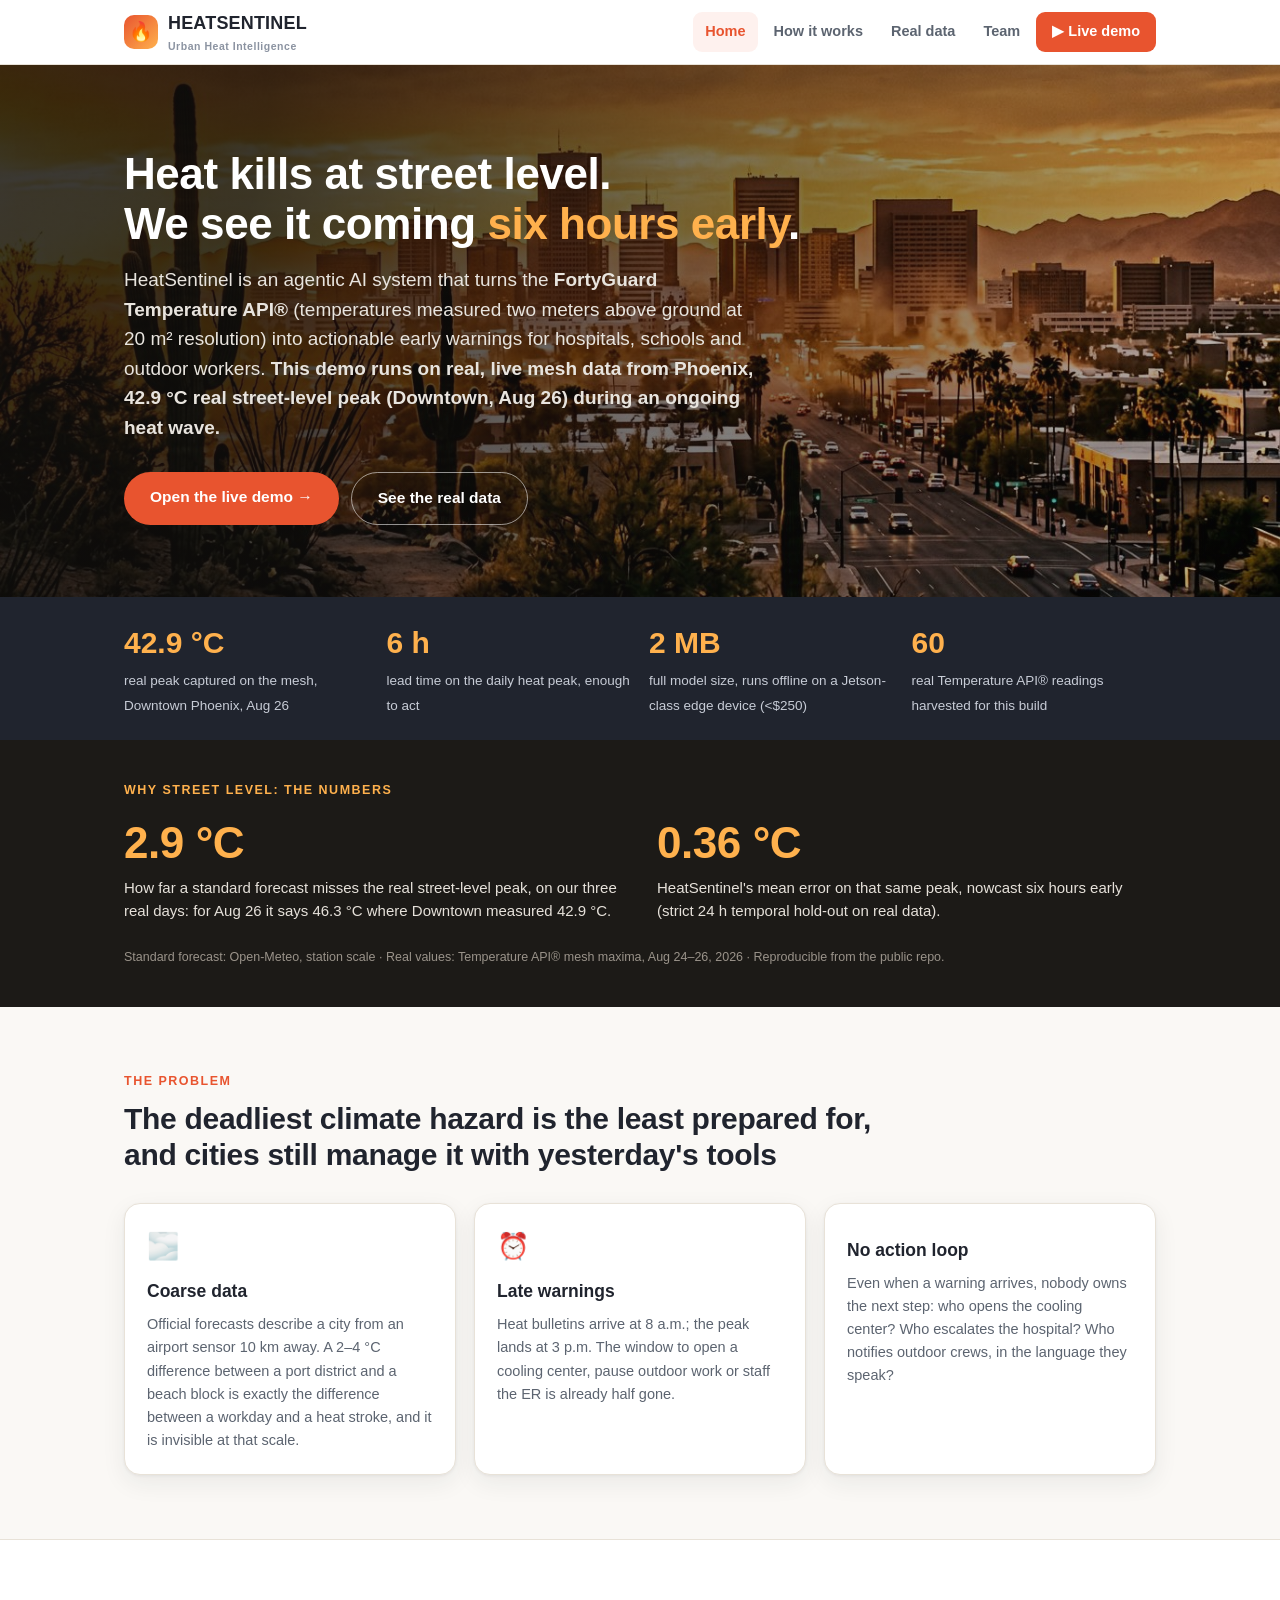
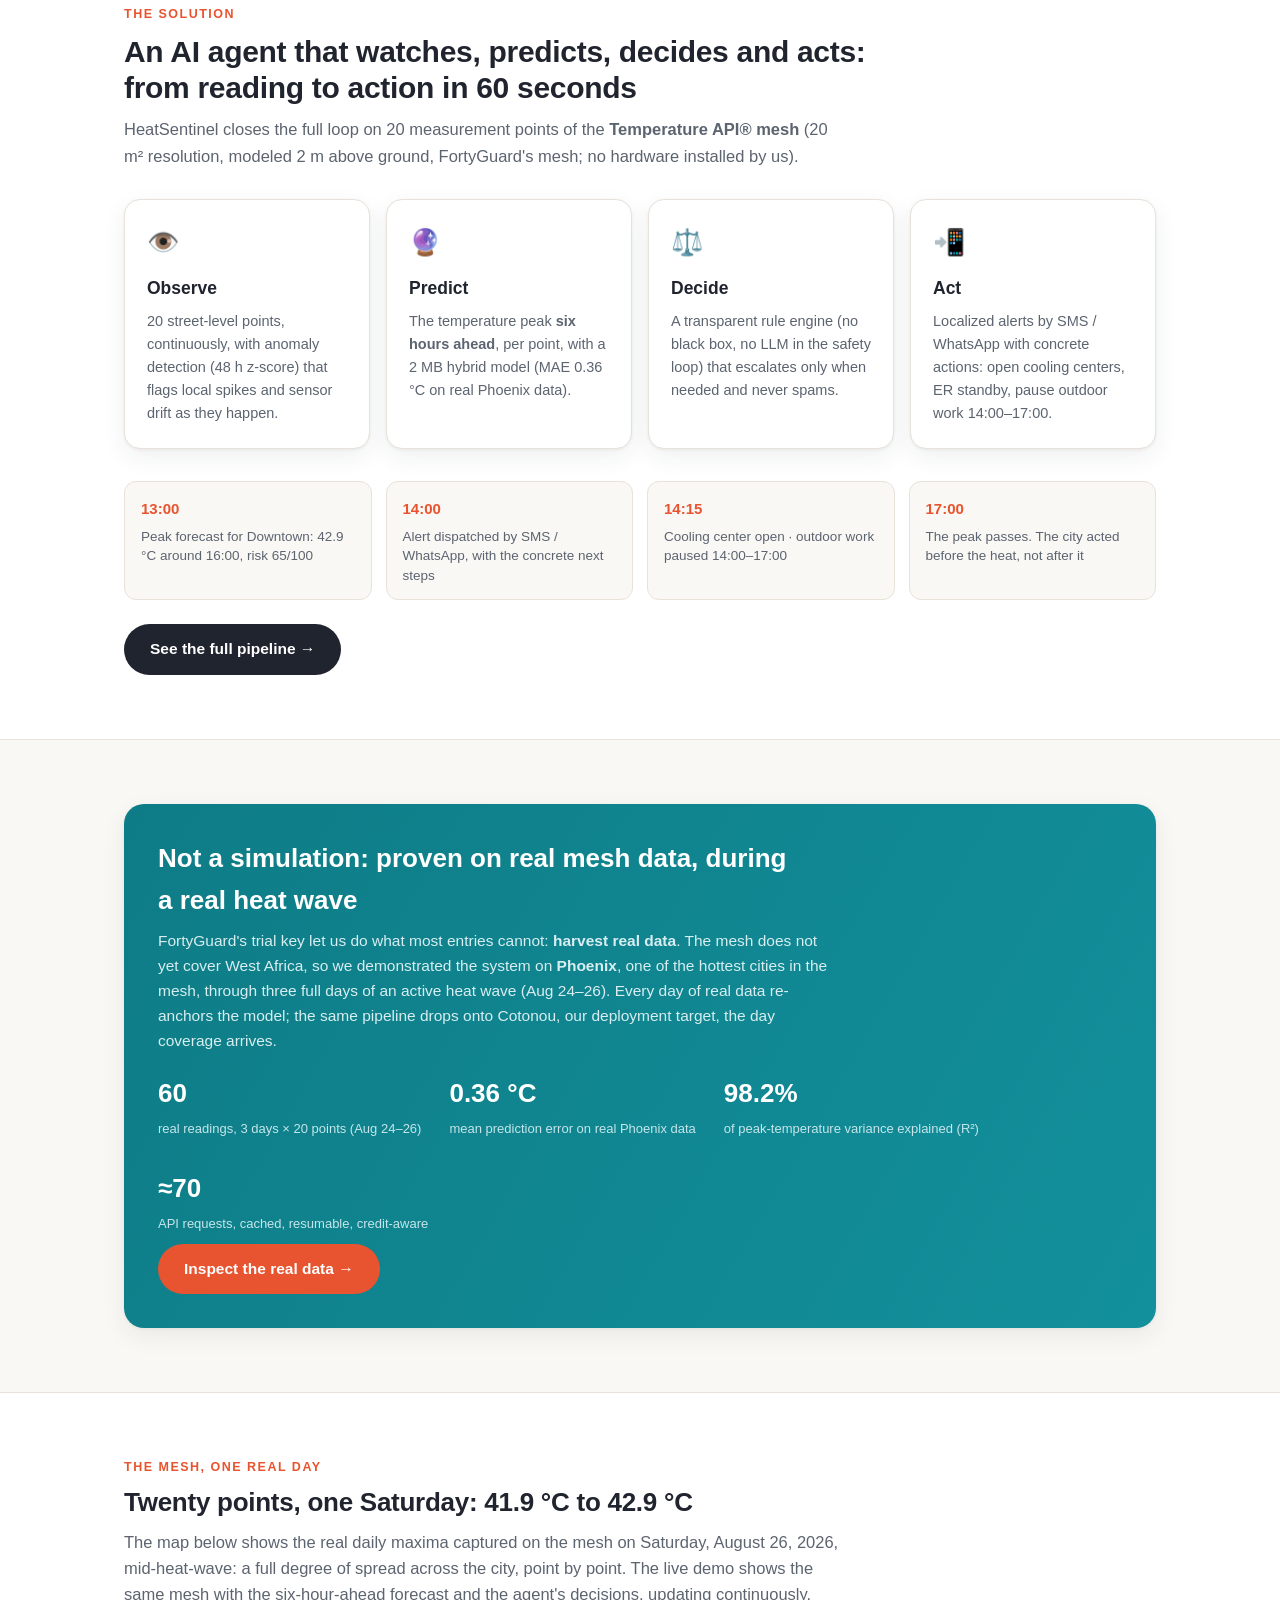
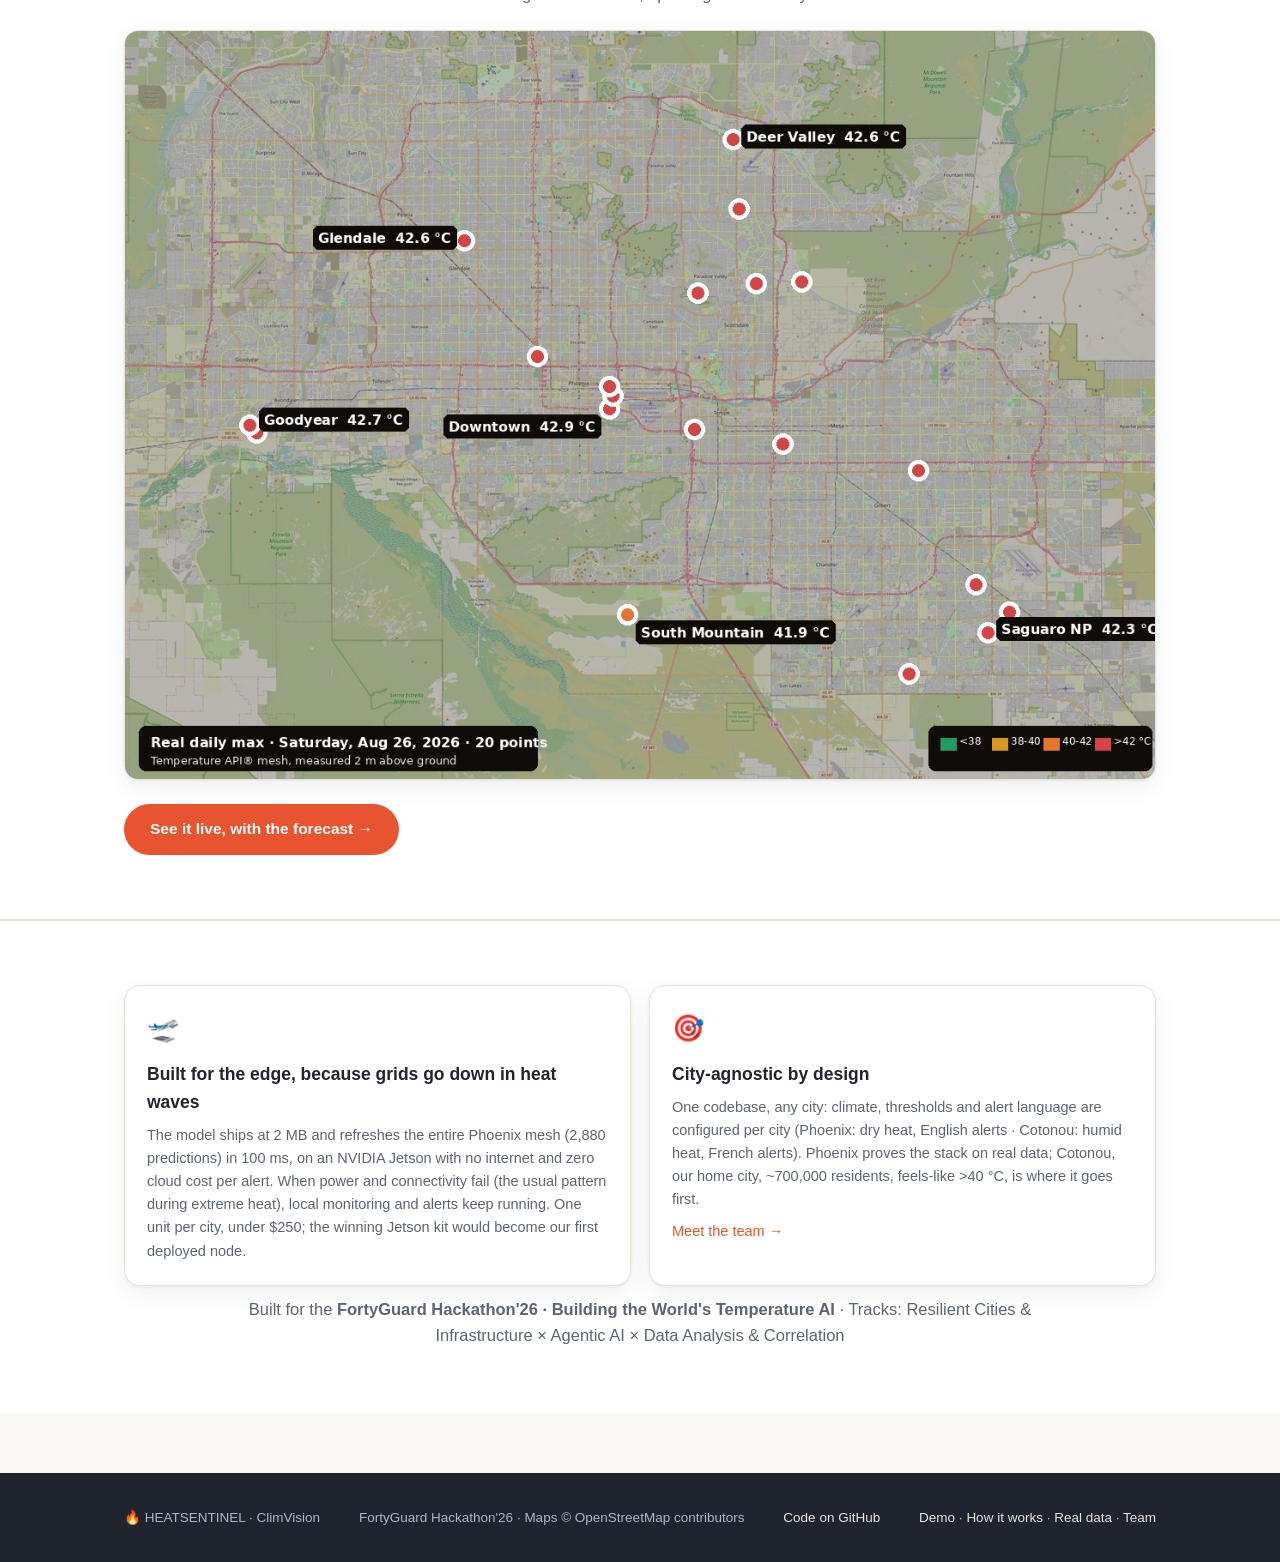
<file: site/index.html>
<!DOCTYPE html>
<html lang="en">
<head>
<meta charset="UTF-8">
<meta name="viewport" content="width=device-width, initial-scale=1.0">
<title>HeatSentinel | Hyperlocal Heat Intelligence · FortyGuard Hackathon'26</title>
<meta name="description" content="HeatSentinel is an agentic AI system that turns the FortyGuard Temperature API into actionable heat early warning, proven live on real Phoenix data, 2 m above ground.">
<link rel="icon" type="image/svg+xml" href="/assets/favicon.svg">
<meta property="og:type" content="website">
<meta property="og:site_name" content="HeatSentinel">
<meta property="og:title" content="HeatSentinel · The city's temperature AI">
<meta property="og:description" content="Street-level heat peaks, predicted six hours early. Proven live on real Phoenix mesh data: 42.9 °C real peak during a heat wave, 0.36 °C mean error.">
<meta property="og:url" content="https://heatsentinel.onrender.com/">
<meta property="og:image" content="https://heatsentinel.onrender.com/assets/og-cover.png">
<meta name="twitter:card" content="summary_large_image">
<link rel="stylesheet" href="assets/style.css">
</head>
<body>

<header class="top">
  <div class="topbar">
    <a class="logo" href="index.html">
      <span class="flame">🔥</span>
      <span>HEATSENTINEL<small>Urban Heat Intelligence</small></span>
    </a>
    <nav class="main">
      <a class="on" href="index.html">Home</a>
      <a href="how-it-works.html">How it works</a>
      <a href="real-data.html">Real data</a>
      <a href="team.html">Team</a>
      <a class="nav-cta" href="demo.html">▶ Live demo</a>
    </nav>
  </div>
</header>

<div class="hero">
  <img class="bg" src="assets/hero_phoenix.jpg" alt="Phoenix during a heat wave">
  <div class="veil"></div>
  <div class="inner">
    <h1>Heat kills at street level.<br>We see it coming <em>six hours early</em>.</h1>
    <p class="lead">HeatSentinel is an agentic AI system that turns the <b>FortyGuard Temperature API®</b> (temperatures measured two meters above ground at 20&nbsp;m² resolution) into actionable early warnings for hospitals, schools and outdoor workers. <b>This demo runs on real, live mesh data from Phoenix, 42.9&nbsp;°C real street-level peak (Downtown, Aug 26) during an ongoing heat wave.</b></p>
    <div class="ctas">
      <a class="btn primary" href="demo.html">Open the live demo →</a>
      <a class="btn ghost" href="real-data.html">See the real data</a>
    </div>
  </div>
</div>

<div class="stats">
  <div class="row">
    <div class="stat"><b>42.9 °C</b><span>real peak captured on the mesh, Downtown Phoenix, Aug 26</span></div>
    <div class="stat"><b>6 h</b><span>lead time on the daily heat peak, enough to act</span></div>
    <div class="stat"><b>2 MB</b><span>full model size, runs offline on a Jetson-class edge device (&lt;$250)</span></div>
    <div class="stat"><b>60</b><span>real Temperature API® readings harvested for this build</span></div>
  </div>
</div>

<section class="band-compare">
  <div class="wrap">
    <div class="kicker">Why street level: the numbers</div>
    <div class="row2">
      <div><b>2.9 °C</b><span>How far a standard forecast misses the real street-level peak, on our three real days: for Aug 26 it says 46.3 °C where Downtown measured 42.9 °C.</span></div>
      <div><b>0.36 °C</b><span>HeatSentinel's mean error on that same peak, nowcast six hours early (strict 24 h temporal hold-out on real data).</span></div>
    </div>
    <p class="foot">Standard forecast: Open-Meteo, station scale · Real values: Temperature API® mesh maxima, Aug 24–26, 2026 · Reproducible from the public repo.</p>
  </div>
</section>

<section class="block">
  <div class="wrap">
    <div class="kicker">The problem</div>
    <h2 class="title">The deadliest climate hazard is the least prepared for, and cities still manage it with yesterday's tools</h2>
    <div class="grid3">
      <div class="card">
        <span class="ico">🌫️</span>
        <h3>Coarse data</h3>
        <p>Official forecasts describe a city from an airport sensor 10 km away. A 2–4 °C difference between a port district and a beach block is exactly the difference between a workday and a heat stroke, and it is invisible at that scale.</p>
      </div>
      <div class="card">
        <span class="ico">⏰</span>
        <h3>Late warnings</h3>
        <p>Heat bulletins arrive at 8 a.m.; the peak lands at 3 p.m. The window to open a cooling center, pause outdoor work or staff the ER is already half gone.</p>
      </div>
      <div class="card">
        <span class="ico"></span>
        <h3>No action loop</h3>
        <p>Even when a warning arrives, nobody owns the next step: who opens the cooling center? Who escalates the hospital? Who notifies outdoor crews, in the language they speak?</p>
      </div>
    </div>
  </div>
</section>

<section class="block" style="background:var(--surface);border-top:1px solid var(--line);border-bottom:1px solid var(--line)">
  <div class="wrap">
    <div class="kicker">The solution</div>
    <h2 class="title">An AI agent that watches, predicts, decides and acts: from reading to action in 60 seconds</h2>
    <p class="sub">HeatSentinel closes the full loop on 20 measurement points of the <b>Temperature API® mesh</b> (20 m² resolution, modeled 2 m above ground, FortyGuard's mesh; no hardware installed by us).</p>
    <div class="grid4">
      <div class="card"><span class="ico">👁️</span><h3>Observe</h3><p>20 street-level points, continuously, with anomaly detection (48 h z-score) that flags local spikes and sensor drift as they happen.</p></div>
      <div class="card"><span class="ico">🔮</span><h3>Predict</h3><p>The temperature peak <b>six hours ahead</b>, per point, with a 2 MB hybrid model (MAE 0.36 °C on real Phoenix data).</p></div>
      <div class="card"><span class="ico">⚖️</span><h3>Decide</h3><p>A transparent rule engine (no black box, no LLM in the safety loop) that escalates only when needed and never spams.</p></div>
      <div class="card"><span class="ico">📲</span><h3>Act</h3><p>Localized alerts by SMS / WhatsApp with concrete actions: open cooling centers, ER standby, pause outdoor work 14:00–17:00.</p></div>
    </div>
    <div class="timeline mt32">
      <div class="tl"><span class="t">13:00</span><p>Peak forecast for Downtown: 42.9 °C around 16:00, risk 65/100</p></div>
      <div class="tl"><span class="t">14:00</span><p>Alert dispatched by SMS / WhatsApp, with the concrete next steps</p></div>
      <div class="tl"><span class="t">14:15</span><p>Cooling center open · outdoor work paused 14:00–17:00</p></div>
      <div class="tl"><span class="t">17:00</span><p>The peak passes. The city acted before the heat, not after it</p></div>
    </div>
    <p class="mt24"><a class="btn dark" href="how-it-works.html">See the full pipeline →</a></p>
  </div>
</section>

<section class="block">
  <div class="wrap">
    <div class="bandeau">
      <h2>Not a simulation: proven on real mesh data, during a real heat wave</h2>
      <p>FortyGuard's trial key let us do what most entries cannot: <b>harvest real data</b>. The mesh does not yet cover West Africa, so we demonstrated the system on <b>Phoenix</b>, one of the hottest cities in the mesh, through three full days of an active heat wave (Aug 24–26). Every day of real data re-anchors the model; the same pipeline drops onto Cotonou, our deployment target, the day coverage arrives.</p>
      <div class="nums">
        <div><b>60</b><span>real readings, 3 days × 20 points (Aug 24–26)</span></div>
        <div><b>0.36 °C</b><span>mean prediction error on real Phoenix data</span></div>
        <div><b>98.2%</b><span>of peak-temperature variance explained (R²)</span></div>
        <div><b>≈70</b><span>API requests, cached, resumable, credit-aware</span></div>
      </div>
      <p class="mt24"><a class="btn primary" href="real-data.html">Inspect the real data →</a></p>
    </div>
  </div>
</section>

<section class="block" style="background:var(--surface);border-top:1px solid var(--line);border-bottom:1px solid var(--line)">
  <div class="wrap">
    <div class="kicker">The mesh, one real day</div>
    <h2 class="title" style="font-size:26px">Twenty points, one Saturday: 41.9 °C to 42.9 °C</h2>
    <p class="sub">The map below shows the real daily maxima captured on the mesh on Saturday, August 26, 2026, mid-heat-wave: a full degree of spread across the city, point by point. The live demo shows the same mesh with the six-hour-ahead forecast and the agent's decisions, updating continuously.</p>
    <img class="meshimg" src="assets/mesh_phoenix.jpg" alt="Real daily maxima across 20 Phoenix mesh points, Saturday Aug 26 2026" loading="lazy">
    <p class="mt24"><a class="btn primary" href="demo.html">See it live, with the forecast →</a></p>
  </div>
</section>

<section class="block" style="background:var(--surface);border-top:1px solid var(--line)">
  <div class="wrap">
    <div class="grid2" style="margin-top:0">
      <div class="card">
        <span class="ico">🛫</span>
        <h3>Built for the edge, because grids go down in heat waves</h3>
        <p>The model ships at 2 MB and refreshes the entire Phoenix mesh (2,880 predictions) in 100 ms, on an NVIDIA Jetson with no internet and zero cloud cost per alert. When power and connectivity fail (the usual pattern during extreme heat), local monitoring and alerts keep running. One unit per city, under $250; the winning Jetson kit would become our first deployed node.</p>
      </div>
      <div class="card">
        <span class="ico">🎯</span>
        <h3>City-agnostic by design</h3>
        <p>One codebase, any city: climate, thresholds and alert language are configured per city (Phoenix: dry heat, English alerts · Cotonou: humid heat, French alerts). Phoenix proves the stack on real data; Cotonou, our home city, ~700,000 residents, feels-like &gt;40 °C, is where it goes first.</p>
        <p class="mt8"><a href="team.html">Meet the team →</a></p>
      </div>
    </div>
    <p class="sub center mt32" style="max-width:840px;margin-left:auto;margin-right:auto">Built for the <b>FortyGuard Hackathon'26 · Building the World's Temperature AI</b> · Tracks: Resilient Cities &amp; Infrastructure × Agentic AI × Data Analysis &amp; Correlation</p>
  </div>
</section>

<footer>
  <div class="row">
    <span><span class="flame">🔥</span> HEATSENTINEL · ClimVision</span>
    <span>FortyGuard Hackathon'26 · Maps © OpenStreetMap contributors</span>
    <span><a href="https://github.com/sosak98/heat-sentinel" target="_blank">Code on GitHub</a></span>
    <span><a href="demo.html">Demo</a> · <a href="how-it-works.html">How it works</a> · <a href="real-data.html">Real data</a> · <a href="team.html">Team</a></span>
  </div>
</footer>

</body>
</html>
</file>
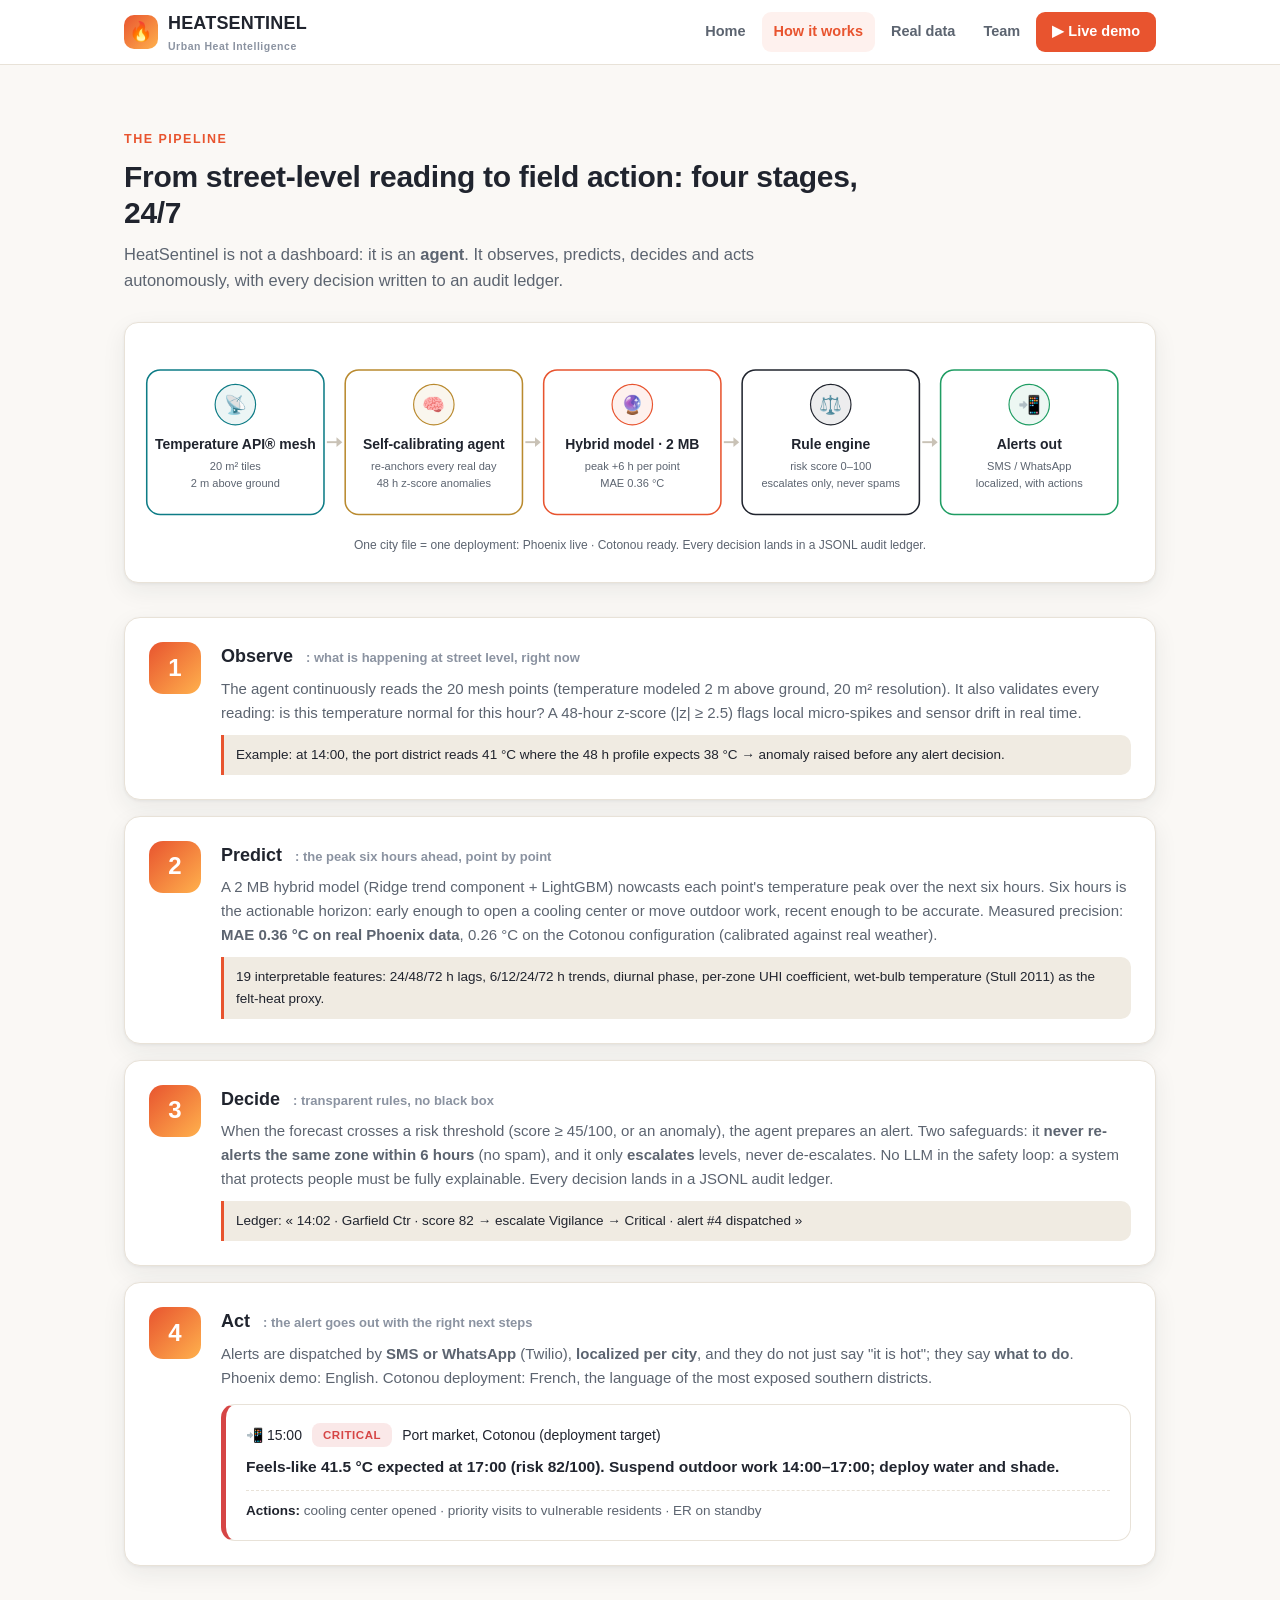
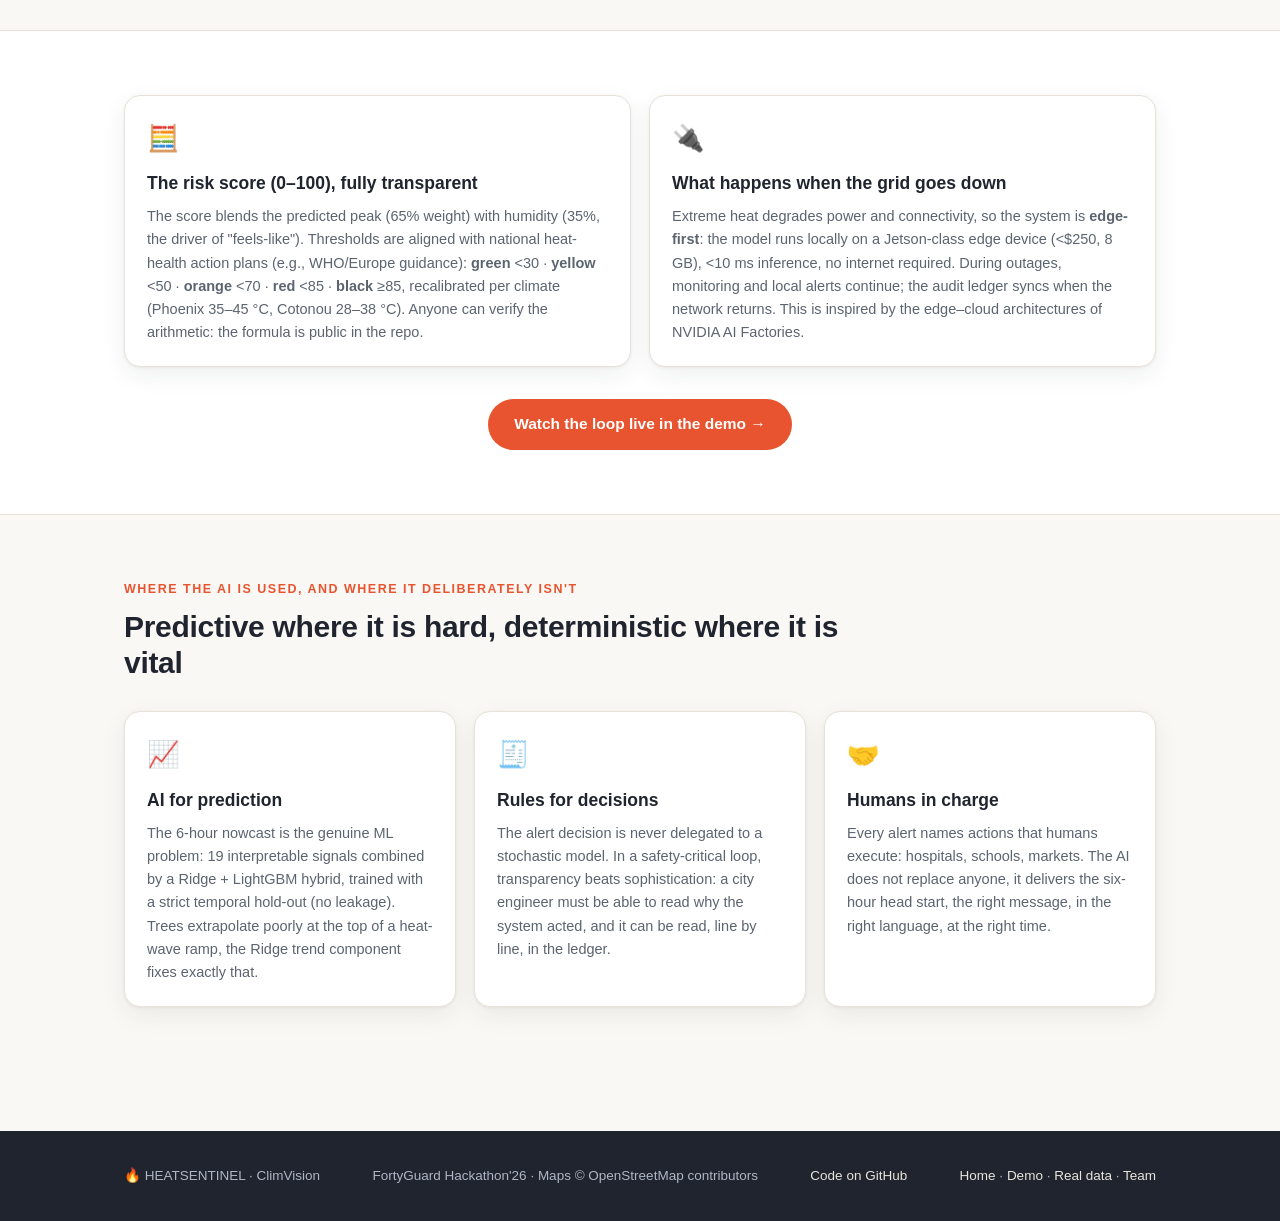
<file: site/how-it-works.html>
<!DOCTYPE html>
<html lang="en">
<head>
<meta charset="UTF-8">
<meta name="viewport" content="width=device-width, initial-scale=1.0">
<title>How it works | HeatSentinel</title>
<link rel="icon" type="image/svg+xml" href="/assets/favicon.svg">
<meta property="og:type" content="website">
<meta property="og:site_name" content="HeatSentinel">
<meta property="og:title" content="How it works · HeatSentinel">
<meta property="og:description" content="From street-level reading to field action: observe, predict, decide, act. A 2 MB hybrid model, transparent rules, and a full audit ledger.">
<meta property="og:url" content="https://heatsentinel.onrender.com/how-it-works.html">
<meta property="og:image" content="https://heatsentinel.onrender.com/assets/og-cover.png">
<meta name="twitter:card" content="summary_large_image">
<link rel="stylesheet" href="assets/style.css">
</head>
<body>

<header class="top">
  <div class="topbar">
    <a class="logo" href="index.html">
      <span class="flame">🔥</span>
      <span>HEATSENTINEL<small>Urban Heat Intelligence</small></span>
    </a>
    <nav class="main">
      <a href="index.html">Home</a>
      <a class="on" href="how-it-works.html">How it works</a>
      <a href="real-data.html">Real data</a>
      <a href="team.html">Team</a>
      <a class="nav-cta" href="demo.html">▶ Live demo</a>
    </nav>
  </div>
</header>

<section class="block">
  <div class="wrap">
    <div class="kicker">The pipeline</div>
    <h2 class="title">From street-level reading to field action: four stages, 24/7</h2>
    <p class="sub">HeatSentinel is not a dashboard: it is an <b>agent</b>. It observes, predicts, decides and acts autonomously, with every decision written to an audit ledger.</p>

<div class="arch">
<svg viewBox="0 0 1040 232" xmlns="http://www.w3.org/2000/svg" role="img" aria-label="HeatSentinel pipeline: mesh to agent, model, rules, alerts">
<rect x="8" y="30" width="184" height="150" rx="14" fill="#fff" stroke="#0e7c86" stroke-width="1.6"/>
<circle cx="100" cy="66" r="21" fill="#0e7c8614" stroke="#0e7c86" stroke-width="1.2"/>
<text x="100" y="73" text-anchor="middle" font-size="19">📡</text>
<text x="100" y="112" text-anchor="middle" font-size="14.5" font-weight="700" fill="#20242e">Temperature API® mesh</text>
<text x="100" y="134" text-anchor="middle" font-size="11.5" fill="#5c6470">20 m² tiles</text>
<text x="100" y="152" text-anchor="middle" font-size="11.5" fill="#5c6470">2 m above ground</text>
<line x1="195" y1="105" x2="206" y2="105" stroke="#c9c2b6" stroke-width="2"/>
<polygon points="205,100 211,105 205,110" fill="#c9c2b6"/>
<rect x="214" y="30" width="184" height="150" rx="14" fill="#fff" stroke="#b98a2f" stroke-width="1.6"/>
<circle cx="306" cy="66" r="21" fill="#b98a2f14" stroke="#b98a2f" stroke-width="1.2"/>
<text x="306" y="73" text-anchor="middle" font-size="19">🧠</text>
<text x="306" y="112" text-anchor="middle" font-size="14.5" font-weight="700" fill="#20242e">Self-calibrating agent</text>
<text x="306" y="134" text-anchor="middle" font-size="11.5" fill="#5c6470">re-anchors every real day</text>
<text x="306" y="152" text-anchor="middle" font-size="11.5" fill="#5c6470">48 h z-score anomalies</text>
<line x1="401" y1="105" x2="412" y2="105" stroke="#c9c2b6" stroke-width="2"/>
<polygon points="411,100 417,105 411,110" fill="#c9c2b6"/>
<rect x="420" y="30" width="184" height="150" rx="14" fill="#fff" stroke="#e8542f" stroke-width="1.6"/>
<circle cx="512" cy="66" r="21" fill="#e8542f14" stroke="#e8542f" stroke-width="1.2"/>
<text x="512" y="73" text-anchor="middle" font-size="19">🔮</text>
<text x="512" y="112" text-anchor="middle" font-size="14.5" font-weight="700" fill="#20242e">Hybrid model · 2 MB</text>
<text x="512" y="134" text-anchor="middle" font-size="11.5" fill="#5c6470">peak +6 h per point</text>
<text x="512" y="152" text-anchor="middle" font-size="11.5" fill="#5c6470">MAE 0.36 °C</text>
<line x1="607" y1="105" x2="618" y2="105" stroke="#c9c2b6" stroke-width="2"/>
<polygon points="617,100 623,105 617,110" fill="#c9c2b6"/>
<rect x="626" y="30" width="184" height="150" rx="14" fill="#fff" stroke="#20242e" stroke-width="1.6"/>
<circle cx="718" cy="66" r="21" fill="#20242e14" stroke="#20242e" stroke-width="1.2"/>
<text x="718" y="73" text-anchor="middle" font-size="19">⚖️</text>
<text x="718" y="112" text-anchor="middle" font-size="14.5" font-weight="700" fill="#20242e">Rule engine</text>
<text x="718" y="134" text-anchor="middle" font-size="11.5" fill="#5c6470">risk score 0–100</text>
<text x="718" y="152" text-anchor="middle" font-size="11.5" fill="#5c6470">escalates only, never spams</text>
<line x1="813" y1="105" x2="824" y2="105" stroke="#c9c2b6" stroke-width="2"/>
<polygon points="823,100 829,105 823,110" fill="#c9c2b6"/>
<rect x="832" y="30" width="184" height="150" rx="14" fill="#fff" stroke="#1f9d63" stroke-width="1.6"/>
<circle cx="924" cy="66" r="21" fill="#1f9d6314" stroke="#1f9d63" stroke-width="1.2"/>
<text x="924" y="73" text-anchor="middle" font-size="19">📲</text>
<text x="924" y="112" text-anchor="middle" font-size="14.5" font-weight="700" fill="#20242e">Alerts out</text>
<text x="924" y="134" text-anchor="middle" font-size="11.5" fill="#5c6470">SMS / WhatsApp</text>
<text x="924" y="152" text-anchor="middle" font-size="11.5" fill="#5c6470">localized, with actions</text>
<text x="520" y="216" text-anchor="middle" font-size="12.5" fill="#5c6470">One city file = one deployment: Phoenix live · Cotonou ready. Every decision lands in a JSONL audit ledger.</text>
</svg></div>

    <div class="steps">
      <div class="step">
        <div class="num">1</div>
        <div>
          <h3>Observe <small>: what is happening at street level, right now</small></h3>
          <p>The agent continuously reads the 20 mesh points (temperature modeled 2 m above ground, 20 m² resolution). It also validates every reading: is this temperature normal for this hour? A 48-hour z-score (|z| ≥ 2.5) flags local micro-spikes and sensor drift in real time.</p>
          <div class="eg">Example: at 14:00, the port district reads 41 °C where the 48 h profile expects 38 °C → anomaly raised before any alert decision.</div>
        </div>
      </div>
      <div class="step">
        <div class="num">2</div>
        <div>
          <h3>Predict <small>: the peak six hours ahead, point by point</small></h3>
          <p>A 2 MB hybrid model (Ridge trend component + LightGBM) nowcasts each point's temperature peak over the next six hours. Six hours is the actionable horizon: early enough to open a cooling center or move outdoor work, recent enough to be accurate. Measured precision: <b>MAE 0.36 °C on real Phoenix data</b>, 0.26 °C on the Cotonou configuration (calibrated against real weather).</p>
          <div class="eg">19 interpretable features: 24/48/72 h lags, 6/12/24/72 h trends, diurnal phase, per-zone UHI coefficient, wet-bulb temperature (Stull 2011) as the felt-heat proxy.</div>
        </div>
      </div>
      <div class="step">
        <div class="num">3</div>
        <div>
          <h3>Decide <small>: transparent rules, no black box</small></h3>
          <p>When the forecast crosses a risk threshold (score ≥ 45/100, or an anomaly), the agent prepares an alert. Two safeguards: it <b>never re-alerts the same zone within 6 hours</b> (no spam), and it only <b>escalates</b> levels, never de-escalates. No LLM in the safety loop: a system that protects people must be fully explainable. Every decision lands in a JSONL audit ledger.</p>
          <div class="eg">Ledger: « 14:02 · Garfield Ctr · score 82 → escalate Vigilance → Critical · alert #4 dispatched »</div>
        </div>
      </div>
      <div class="step">
        <div class="num">4</div>
        <div>
          <h3>Act <small>: the alert goes out with the right next steps</small></h3>
          <p>Alerts are dispatched by <b>SMS or WhatsApp</b> (Twilio), <b>localized per city</b>, and they do not just say "it is hot"; they say <b>what to do</b>. Phoenix demo: English. Cotonou deployment: French, the language of the most exposed southern districts.</p>
          <div class="alerte" style="margin-top:14px;box-shadow:none">
            <div class="head"><span>📲 15:00</span><span class="lvl">CRITICAL</span><span>Port market, Cotonou (deployment target)</span></div>
            <div class="fr">Feels-like 41.5 °C expected at 17:00 (risk 82/100). Suspend outdoor work 14:00–17:00; deploy water and shade.</div>
            <div class="acts"><b>Actions:</b> cooling center opened · priority visits to vulnerable residents · ER on standby</div>
          </div>
        </div>
      </div>
    </div>
  </div>
</section>

<section class="block" style="background:var(--surface);border-top:1px solid var(--line);border-bottom:1px solid var(--line)">
  <div class="wrap">
    <div class="grid2" style="margin-top:0">
      <div class="card">
        <span class="ico">🧮</span>
        <h3>The risk score (0–100), fully transparent</h3>
        <p>The score blends the predicted peak (65% weight) with humidity (35%, the driver of "feels-like"). Thresholds are aligned with national heat-health action plans (e.g., WHO/Europe guidance): <b>green</b> &lt;30 · <b>yellow</b> &lt;50 · <b>orange</b> &lt;70 · <b>red</b> &lt;85 · <b>black</b> ≥85, recalibrated per climate (Phoenix 35–45 °C, Cotonou 28–38 °C). Anyone can verify the arithmetic: the formula is public in the repo.</p>
      </div>
      <div class="card">
        <span class="ico">🔌</span>
        <h3>What happens when the grid goes down</h3>
        <p>Extreme heat degrades power and connectivity, so the system is <b>edge-first</b>: the model runs locally on a Jetson-class edge device (&lt;$250, 8 GB), &lt;10 ms inference, no internet required. During outages, monitoring and local alerts continue; the audit ledger syncs when the network returns. This is inspired by the edge–cloud architectures of NVIDIA AI Factories.</p>
      </div>
    </div>
    <p class="center mt32"><a class="btn primary" href="demo.html">Watch the loop live in the demo →</a></p>
  </div>
</section>

<section class="block">
  <div class="wrap">
    <div class="kicker">Where the AI is used, and where it deliberately isn't</div>
    <h2 class="title">Predictive where it is hard, deterministic where it is vital</h2>
    <div class="grid3">
      <div class="card"><span class="ico">📈</span><h3>AI for prediction</h3><p>The 6-hour nowcast is the genuine ML problem: 19 interpretable signals combined by a Ridge + LightGBM hybrid, trained with a strict temporal hold-out (no leakage). Trees extrapolate poorly at the top of a heat-wave ramp, the Ridge trend component fixes exactly that.</p></div>
      <div class="card"><span class="ico">🧾</span><h3>Rules for decisions</h3><p>The alert decision is never delegated to a stochastic model. In a safety-critical loop, transparency beats sophistication: a city engineer must be able to read why the system acted, and it can be read, line by line, in the ledger.</p></div>
      <div class="card"><span class="ico">🤝</span><h3>Humans in charge</h3><p>Every alert names actions that humans execute: hospitals, schools, markets. The AI does not replace anyone, it delivers the six-hour head start, the right message, in the right language, at the right time.</p></div>
    </div>
  </div>
</section>

<footer>
  <div class="row">
    <span><span class="flame">🔥</span> HEATSENTINEL · ClimVision</span>
    <span>FortyGuard Hackathon'26 · Maps © OpenStreetMap contributors</span>
    <span><a href="https://github.com/sosak98/heat-sentinel" target="_blank">Code on GitHub</a></span>
    <span><a href="index.html">Home</a> · <a href="demo.html">Demo</a> · <a href="real-data.html">Real data</a> · <a href="team.html">Team</a></span>
  </div>
</footer>

</body>
</html>
</file>
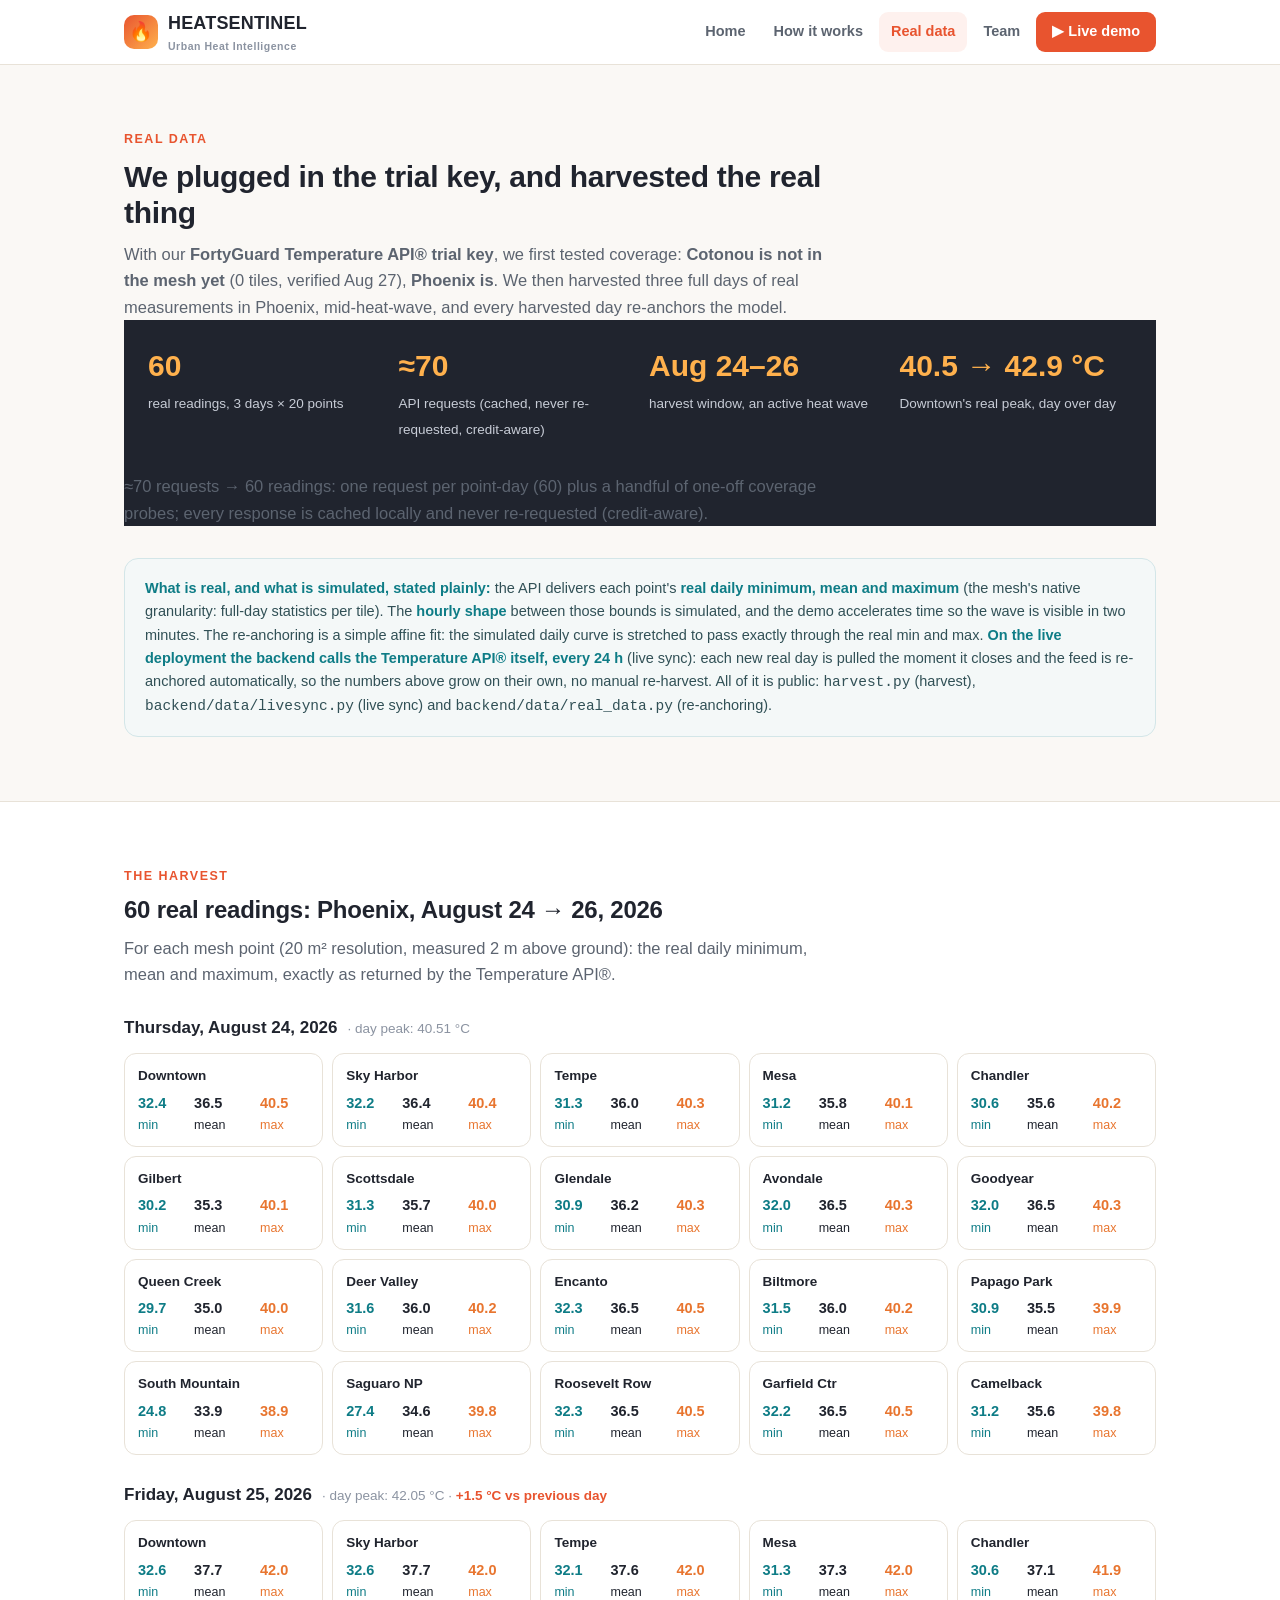
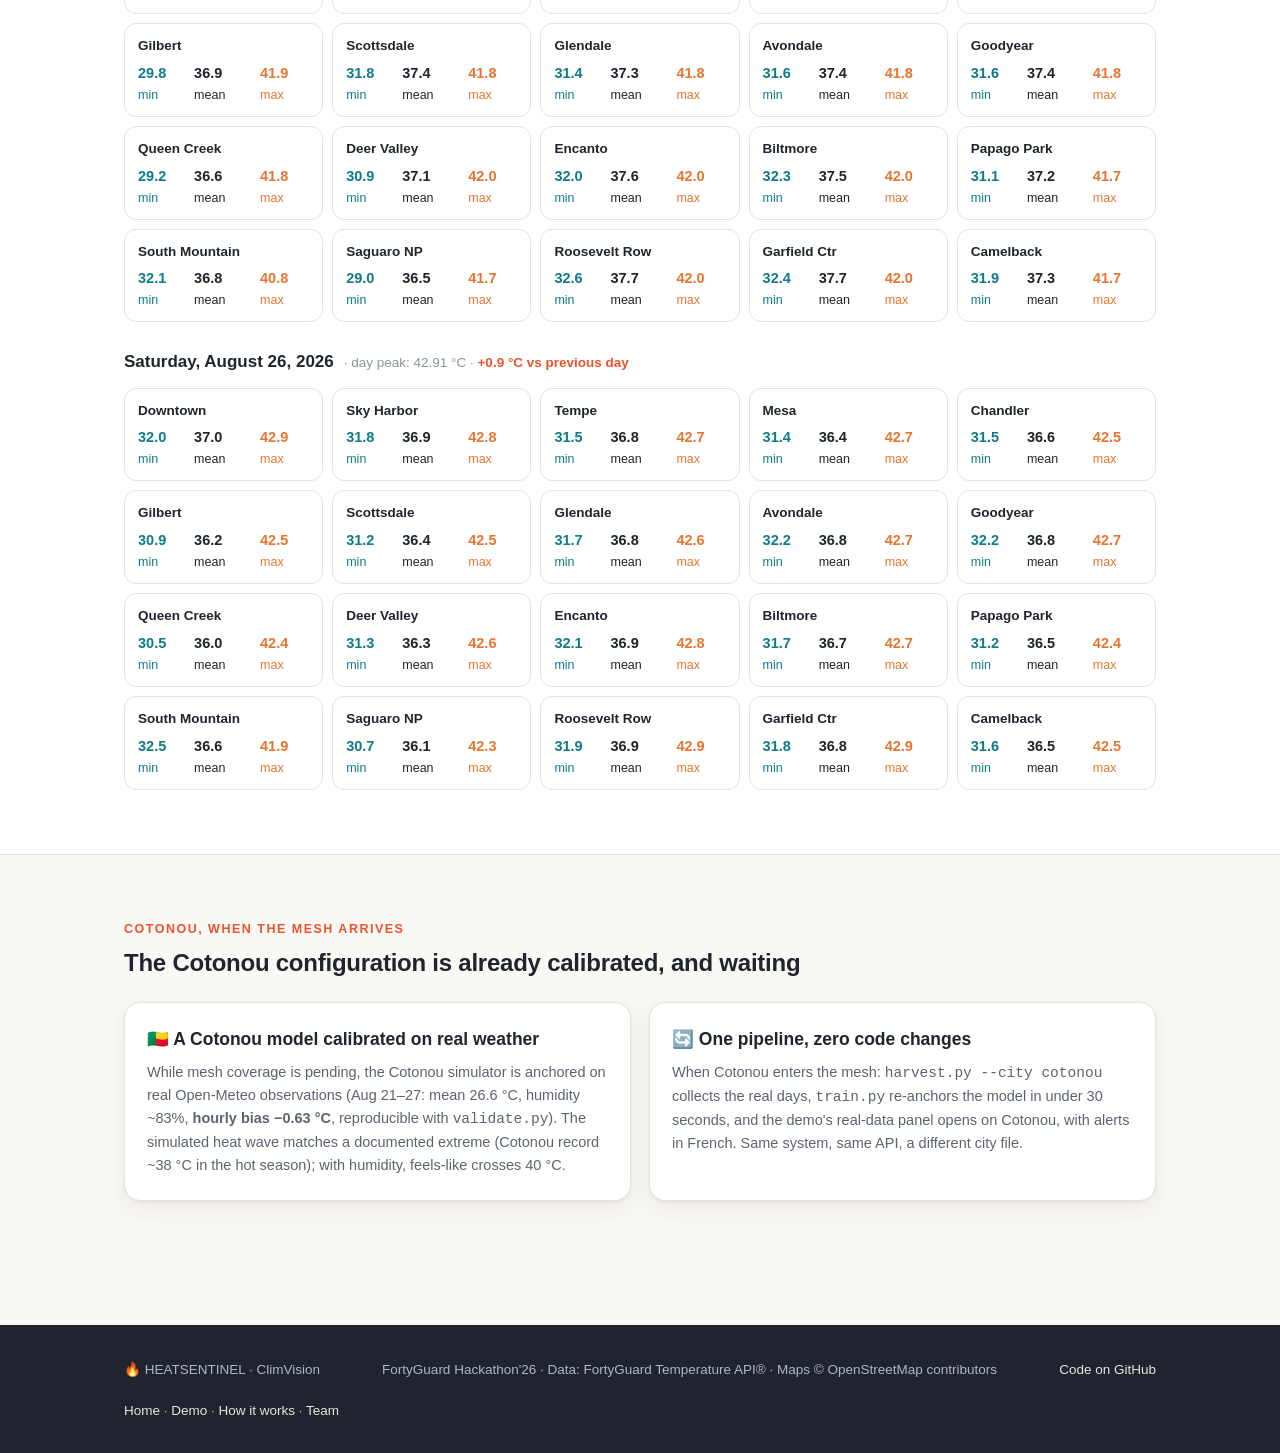
<file: site/real-data.html>
<!DOCTYPE html>
<html lang="en">
<head>
<meta charset="UTF-8">
<meta name="viewport" content="width=device-width, initial-scale=1.0">
<title>Real data | HeatSentinel</title>
<link rel="icon" type="image/svg+xml" href="/assets/favicon.svg">
<meta property="og:type" content="website">
<meta property="og:site_name" content="HeatSentinel">
<meta property="og:title" content="Real data · HeatSentinel">
<meta property="og:description" content="60 real Temperature API® readings, three full days of a Phoenix heat wave, and how the model re-anchors on every real day.">
<meta property="og:url" content="https://heatsentinel.onrender.com/real-data.html">
<meta property="og:image" content="https://heatsentinel.onrender.com/assets/og-cover.png">
<meta name="twitter:card" content="summary_large_image">
<link rel="stylesheet" href="assets/style.css">
</head>
<body>

<header class="top">
  <div class="topbar">
    <a class="logo" href="index.html">
      <span class="flame">🔥</span>
      <span>HEATSENTINEL<small>Urban Heat Intelligence</small></span>
    </a>
    <nav class="main">
      <a href="index.html">Home</a>
      <a href="how-it-works.html">How it works</a>
      <a class="on" href="real-data.html">Real data</a>
      <a href="team.html">Team</a>
      <a class="nav-cta" href="demo.html">▶ Live demo</a>
    </nav>
  </div>
</header>

<section class="block">
  <div class="wrap">
    <div class="kicker">Real data</div>
    <h2 class="title">We plugged in the trial key, and harvested the real thing</h2>
    <p class="sub">With our <b>FortyGuard Temperature API® trial key</b>, we first tested coverage: <b>Cotonou is not in the mesh yet</b> (0 tiles, verified Aug 27), <b>Phoenix is</b>. We then harvested three full days of real measurements in Phoenix, mid-heat-wave, and every harvested day re-anchors the model.</p>

    <div class="stats">
      <div class="row">
        <div class="stat"><b>60</b><span>real readings, 3 days × 20 points</span></div>
        <div class="stat"><b>≈70</b><span>API requests (cached, never re-requested, credit-aware)</span></div>
        <div class="stat"><b>Aug 24–26</b><span>harvest window, an active heat wave</span></div>
        <div class="stat"><b>40.5 → 42.9 °C</b><span>Downtown's real peak, day over day</span></div>
      </div>
      <p class="sub" style="margin-top:10px">≈70 requests → 60 readings: one request per point-day (60) plus a handful of one-off coverage probes; every response is cached locally and never re-requested (credit-aware).</p>
    </div>

    <div class="note mt32">
      <b>What is real, and what is simulated, stated plainly:</b> the API delivers each point's <b>real daily minimum, mean and maximum</b> (the mesh's native granularity: full-day statistics per tile). The <b>hourly shape</b> between those bounds is simulated, and the demo accelerates time so the wave is visible in two minutes. The re-anchoring is a simple affine fit: the simulated daily curve is stretched to pass exactly through the real min and max. <b>On the live deployment the backend calls the Temperature API® itself, every 24 h</b> (live sync): each new real day is pulled the moment it closes and the feed is re-anchored automatically, so the numbers above grow on their own, no manual re-harvest. All of it is public: <code>harvest.py</code> (harvest), <code>backend/data/livesync.py</code> (live sync) and <code>backend/data/real_data.py</code> (re-anchoring).
    </div>
  </div>
</section>

<section class="block" style="background:var(--surface);border-top:1px solid var(--line);border-bottom:1px solid var(--line)">
  <div class="wrap">
    <div class="kicker">The harvest</div>
    <h2 class="title" style="font-size:24px">60 real readings: Phoenix, August 24 → 26, 2026</h2>
    <p class="sub">For each mesh point (20 m² resolution, measured 2 m above ground): the real daily minimum, mean and maximum, exactly as returned by the Temperature API®.</p>
    <div id="realBlocks"></div>
  </div>
</section>

<section class="block">
  <div class="wrap">
    <div class="kicker">Cotonou, when the mesh arrives</div>
    <h2 class="title" style="font-size:24px">The Cotonou configuration is already calibrated, and waiting</h2>
    <div class="grid2" style="margin-top:24px">
      <div class="card">
        <h3>🇧🇯 A Cotonou model calibrated on real weather</h3>
        <p>While mesh coverage is pending, the Cotonou simulator is anchored on real Open-Meteo observations (Aug 21–27: mean 26.6 °C, humidity ~83%, <b>hourly bias −0.63 °C</b>, reproducible with <code>validate.py</code>). The simulated heat wave matches a documented extreme (Cotonou record ~38 °C in the hot season); with humidity, feels-like crosses 40 °C.</p>
      </div>
      <div class="card">
        <h3>🔄 One pipeline, zero code changes</h3>
        <p>When Cotonou enters the mesh: <code>harvest.py --city cotonou</code> collects the real days, <code>train.py</code> re-anchors the model in under 30 seconds, and the demo's real-data panel opens on Cotonou, with alerts in French. Same system, same API, a different city file.</p>
      </div>
    </div>
  </div>
</section>

<footer>
  <div class="row">
    <span><span class="flame">🔥</span> HEATSENTINEL · ClimVision</span>
    <span>FortyGuard Hackathon'26 · Data: FortyGuard Temperature API® · Maps © OpenStreetMap contributors</span>
    <span><a href="https://github.com/sosak98/heat-sentinel" target="_blank">Code on GitHub</a></span>
    <span><a href="index.html">Home</a> · <a href="demo.html">Demo</a> · <a href="how-it-works.html">How it works</a> · <a href="team.html">Team</a></span>
  </div>
</footer>

<script src="assets/realdata.js"></script>
<script>
const DATES_EN = {"2026-08-24":"Thursday, August 24, 2026","2026-08-25":"Friday, August 25, 2026","2026-08-26":"Saturday, August 26, 2026"};
const box = document.getElementById("realBlocks");
let html = "";
REALDATA.dates.forEach((d, i) => {
  const rows = REALDATA.rows.filter(r => r.date === d);
  const maxc = Math.max(...rows.map(r => r.max_c));
  let extra = "";
  if (i > 0) {
    const prev = Math.max(...REALDATA.rows.filter(r=>r.date===REALDATA.dates[i-1]).map(r=>r.max_c));
    extra = ' · <b style="color:var(--heat)">+' + (maxc - prev).toFixed(1) + ' °C vs previous day</b>';
  }
  html += '<div class="day-block"><h3>' + (DATES_EN[d] || d) +
    ' <span class="mut">· day peak: ' + maxc.toFixed(2) + ' °C' + extra + '</h3>';
  html += '<div class="rgrid">';
  rows.forEach(r => {
    html += '<div class="rcard"><div class="n">' + r.name + '</div>' +
      '<div class="v"><span class="mn"><b>' + r.min_c.toFixed(1) + '</b> min</span>' +
      '<span class="mv"><b>' + r.avg_c.toFixed(1) + '</b> mean</span>' +
      '<span class="mx"><b>' + r.max_c.toFixed(1) + '</b> max</span></div></div>';
  });
  html += '</div></div>';
});
box.innerHTML = html;
</script>

</body>
</html>
</file>
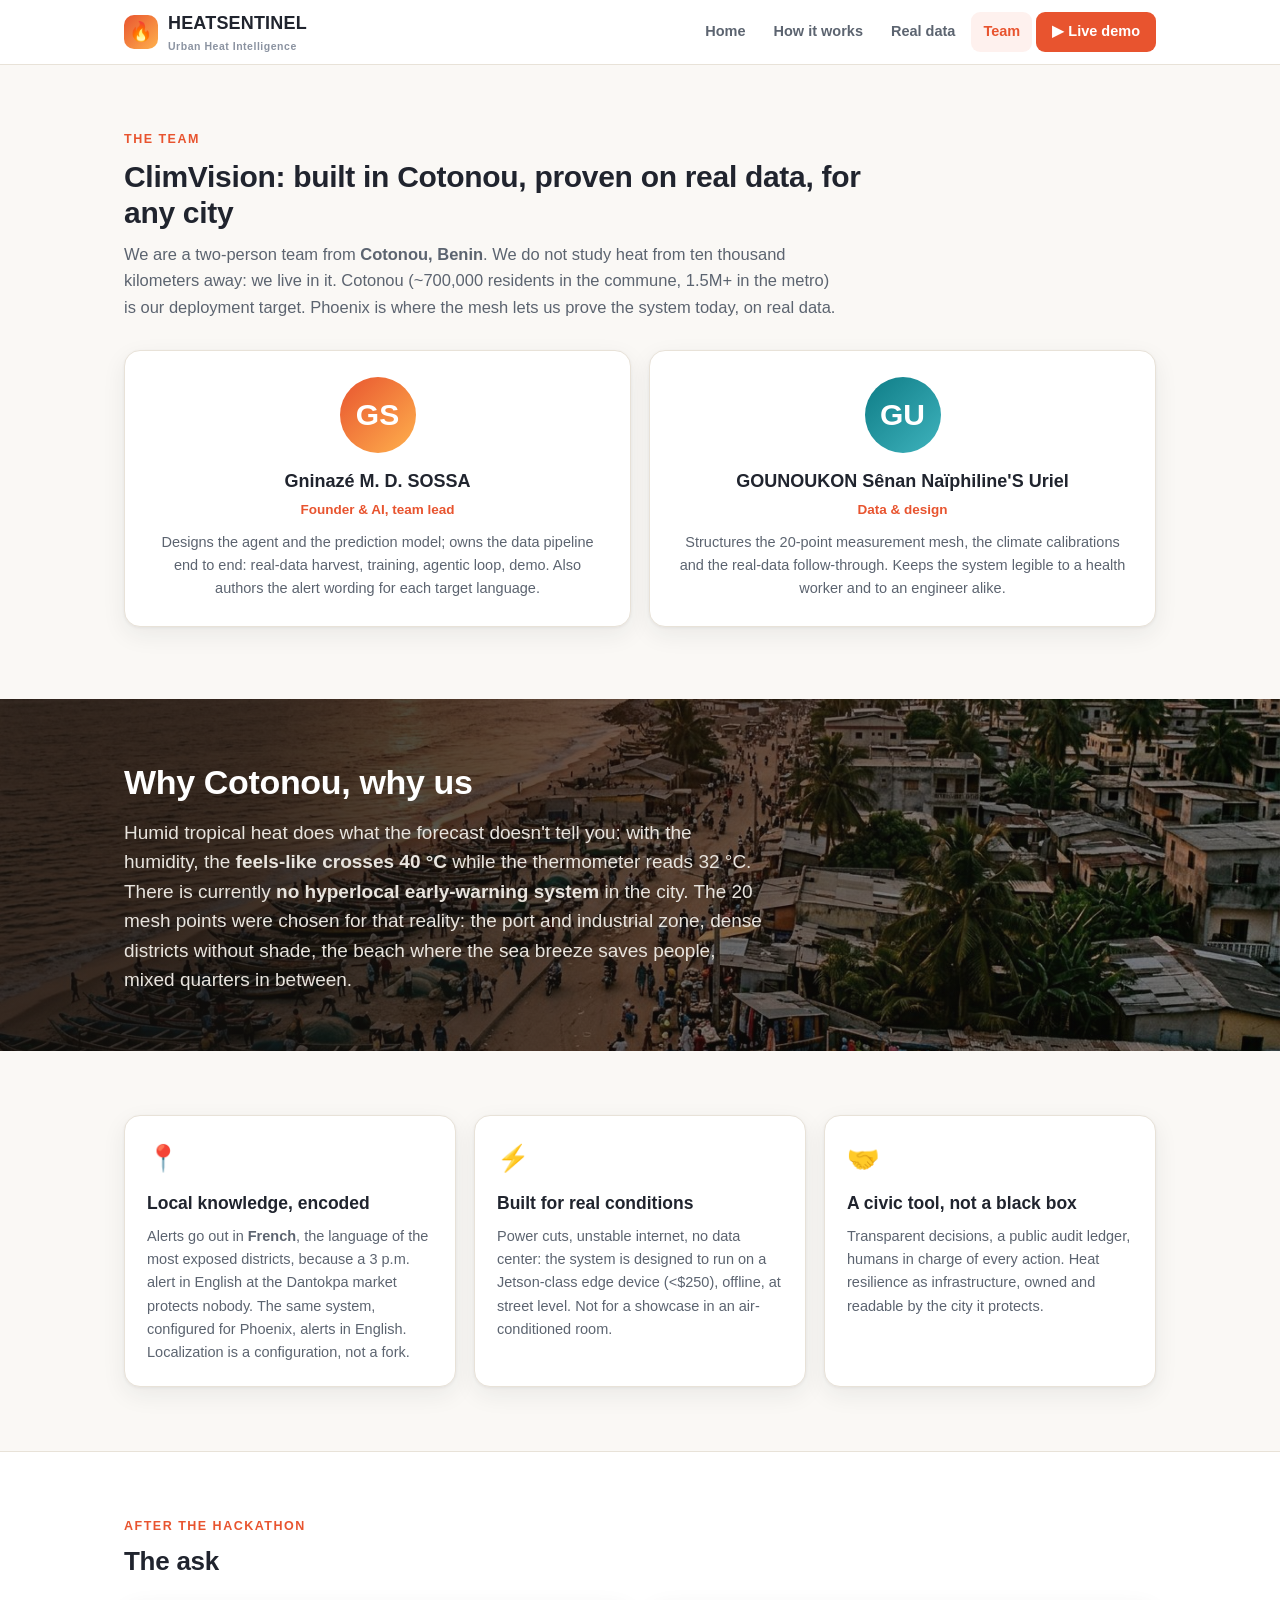
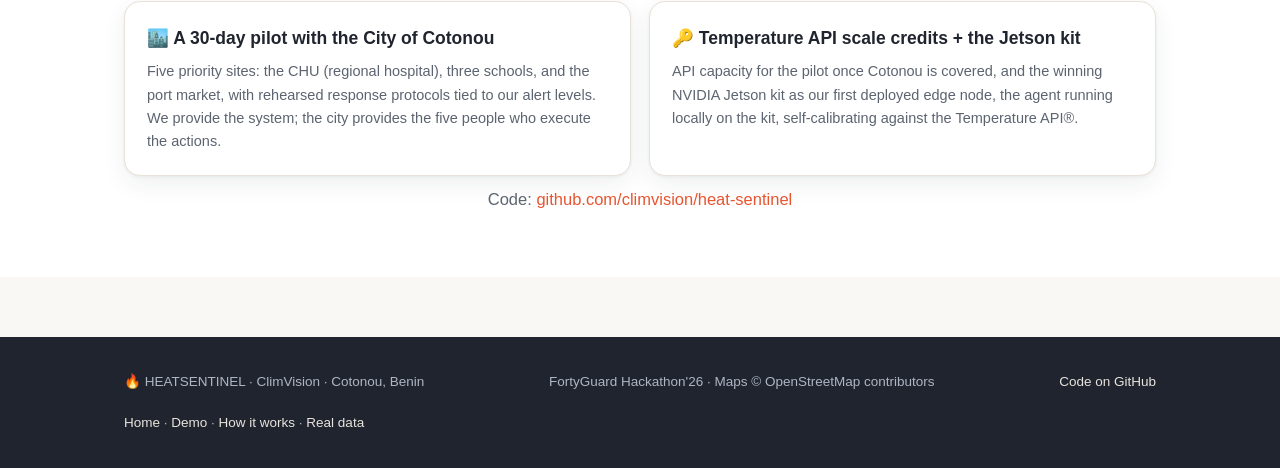
<file: site/team.html>
<!DOCTYPE html>
<html lang="en">
<head>
<meta charset="UTF-8">
<meta name="viewport" content="width=device-width, initial-scale=1.0">
<title>Team ClimVision | HeatSentinel</title>
<link rel="icon" type="image/svg+xml" href="/assets/favicon.svg">
<meta property="og:type" content="website">
<meta property="og:site_name" content="HeatSentinel">
<meta property="og:title" content="Team · HeatSentinel">
<meta property="og:description" content="The team behind HeatSentinel, from Cotonou: our home city and first deployment target once the mesh arrives.">
<meta property="og:url" content="https://heatsentinel.onrender.com/team.html">
<meta property="og:image" content="https://heatsentinel.onrender.com/assets/og-cover.png">
<meta name="twitter:card" content="summary_large_image">
<link rel="stylesheet" href="assets/style.css">
</head>
<body>

<header class="top">
  <div class="topbar">
    <a class="logo" href="index.html">
      <span class="flame">🔥</span>
      <span>HEATSENTINEL<small>Urban Heat Intelligence</small></span>
    </a>
    <nav class="main">
      <a href="index.html">Home</a>
      <a href="how-it-works.html">How it works</a>
      <a href="real-data.html">Real data</a>
      <a class="on" href="team.html">Team</a>
      <a class="nav-cta" href="demo.html">▶ Live demo</a>
    </nav>
  </div>
</header>

<section class="block">
  <div class="wrap">
    <div class="kicker">The team</div>
    <h2 class="title">ClimVision: built in Cotonou, proven on real data, for any city</h2>
    <p class="sub">We are a two-person team from <b>Cotonou, Benin</b>. We do not study heat from ten thousand kilometers away: we live in it. Cotonou (~700,000 residents in the commune, 1.5M+ in the metro) is our deployment target. Phoenix is where the mesh lets us prove the system today, on real data.</p>

    <div class="membres">
      <div class="membre">
        <div class="avatar">GS</div>
        <h3>Gninazé M. D. SOSSA</h3>
        <div class="role">Founder &amp; AI, team lead</div>
        <p>Designs the agent and the prediction model; owns the data pipeline end to end: real-data harvest, training, agentic loop, demo. Also authors the alert wording for each target language.</p>
      </div>
      <div class="membre">
        <div class="avatar">GU</div>
        <h3>GOUNOUKON Sênan Naïphiline'S Uriel</h3>
        <div class="role">Data &amp; design</div>
        <p>Structures the 20-point measurement mesh, the climate calibrations and the real-data follow-through. Keeps the system legible to a health worker and to an engineer alike.</p>
      </div>
    </div>
  </div>
</section>

<div class="hero" style="margin-top:8px">
  <img class="bg" src="assets/hero_cotonou.jpg" alt="Cotonou, Benin at golden hour">
  <div class="veil"></div>
  <div class="inner" style="padding:64px 24px 56px">
    <h1 style="font-size:34px">Why Cotonou, why us</h1>
    <p class="lead">Humid tropical heat does what the forecast doesn't tell you: with the humidity, the <b>feels-like crosses 40 °C</b> while the thermometer reads 32 °C. There is currently <b>no hyperlocal early-warning system</b> in the city. The 20 mesh points were chosen for that reality: the port and industrial zone, dense districts without shade, the beach where the sea breeze saves people, mixed quarters in between.</p>
  </div>
</div>

<section class="block">
  <div class="wrap">
    <div class="grid3" style="margin-top:0">
      <div class="card">
        <span class="ico">📍</span>
        <h3>Local knowledge, encoded</h3>
        <p>Alerts go out in <b>French</b>, the language of the most exposed districts, because a 3 p.m. alert in English at the Dantokpa market protects nobody. The same system, configured for Phoenix, alerts in English. Localization is a configuration, not a fork.</p>
      </div>
      <div class="card">
        <span class="ico">⚡</span>
        <h3>Built for real conditions</h3>
        <p>Power cuts, unstable internet, no data center: the system is designed to run on a Jetson-class edge device (&lt;$250), offline, at street level. Not for a showcase in an air-conditioned room.</p>
      </div>
      <div class="card">
        <span class="ico">🤝</span>
        <h3>A civic tool, not a black box</h3>
        <p>Transparent decisions, a public audit ledger, humans in charge of every action. Heat resilience as infrastructure, owned and readable by the city it protects.</p>
      </div>
    </div>
  </div>
</section>

<section class="block" style="background:var(--surface);border-top:1px solid var(--line)">
  <div class="wrap">
    <div class="kicker">After the hackathon</div>
    <h2 class="title" style="font-size:26px">The ask</h2>
    <div class="grid2" style="margin-top:24px">
      <div class="card">
        <h3>🏙️ A 30-day pilot with the City of Cotonou</h3>
        <p>Five priority sites: the CHU (regional hospital), three schools, and the port market, with rehearsed response protocols tied to our alert levels. We provide the system; the city provides the five people who execute the actions.</p>
      </div>
      <div class="card">
        <h3>🔑 Temperature API scale credits + the Jetson kit</h3>
        <p>API capacity for the pilot once Cotonou is covered, and the winning NVIDIA Jetson kit as our first deployed edge node, the agent running locally on the kit, self-calibrating against the Temperature API®.</p>
      </div>
    </div>
    <p class="sub center mt32" style="max-width:760px;margin-left:auto;margin-right:auto">
      Code: <a href="https://github.com/climvision/heat-sentinel">github.com/climvision/heat-sentinel</a>
    </p>
  </div>
</section>

<footer>
  <div class="row">
    <span><span class="flame">🔥</span> HEATSENTINEL · ClimVision · Cotonou, Benin</span>
    <span>FortyGuard Hackathon'26 · Maps © OpenStreetMap contributors</span>
    <span><a href="https://github.com/sosak98/heat-sentinel" target="_blank">Code on GitHub</a></span>
    <span><a href="index.html">Home</a> · <a href="demo.html">Demo</a> · <a href="how-it-works.html">How it works</a> · <a href="real-data.html">Real data</a></span>
  </div>
</footer>

</body>
</html>
</file>
<file: site/assets/style.css>
/* HeatSentinel — thème partagé (clair, chaleureux, professionnel) */
:root{
  --paper:#faf8f5; --surface:#ffffff; --line:#e8e2d8; --line2:#f0ebe2;
  --ink:#20242e; --mut:#5c6470; --faint:#8b93a1;
  --heat:#e8542f; --heat2:#cf4423; --teal:#0e7c86; --gold:#b98a2f;
  --g:#1f9d63; --y:#d99a1b; --o:#e8752f; --r:#d64545; --e:#a23cc7;
  --shadow:0 1px 3px rgba(32,36,46,.06),0 8px 24px rgba(32,36,46,.07);
}
*{box-sizing:border-box;margin:0;padding:0}
html{scroll-behavior:smooth}
body{background:var(--paper);color:var(--ink);font:16px/1.6 -apple-system,BlinkMacSystemFont,"Segoe UI",Roboto,"Helvetica Neue",Arial,sans-serif}
a{color:var(--heat);text-decoration:none}
a:hover{text-decoration:underline}
img{max-width:100%}
.wrap{max-width:1080px;margin:0 auto;padding:0 24px}

/* ---------- header ---------- */
header.top{position:sticky;top:0;z-index:50;background:rgba(255,255,255,.94);backdrop-filter:blur(8px);border-bottom:1px solid var(--line)}
.topbar{display:flex;align-items:center;gap:14px;height:64px;max-width:1080px;margin:0 auto;padding:0 24px}
.logo{display:flex;align-items:center;gap:10px;font-weight:800;font-size:18px;letter-spacing:.01em;color:var(--ink)}
.logo:hover{text-decoration:none}
.logo .flame{width:34px;height:34px;border-radius:10px;background:linear-gradient(135deg,#e8542f,#ffb14d);display:flex;align-items:center;justify-content:center;font-size:19px;flex:none}
.logo small{display:block;font-size:10.5px;font-weight:600;color:var(--faint);letter-spacing:.05em}
nav.main{margin-left:auto;display:flex;gap:4px;align-items:center}
nav.main a{color:var(--mut);font-weight:600;font-size:14.5px;padding:8px 12px;border-radius:9px}
nav.main a:hover{background:var(--line2);color:var(--ink);text-decoration:none}
nav.main a.on{color:var(--heat);background:rgba(232,84,47,.08)}
.nav-cta{background:var(--heat);color:#fff !important;padding:8px 16px !important;border-radius:999px}
.nav-cta:hover{background:var(--heat2)}
.badge-hack{font-size:11px;font-weight:700;color:var(--teal);border:1px solid rgba(14,124,134,.4);background:rgba(14,124,134,.07);padding:3px 10px;border-radius:999px;white-space:nowrap}

/* ---------- hero ---------- */
.hero{position:relative;color:#fff;overflow:hidden}
.hero img.bg{position:absolute;inset:0;width:100%;height:100%;object-fit:cover}
.hero .veil{position:absolute;inset:0;background:linear-gradient(100deg,rgba(16,14,12,.82) 20%,rgba(16,14,12,.55) 55%,rgba(16,14,12,.25) 100%)}
.hero .inner{position:relative;max-width:1080px;margin:0 auto;padding:84px 24px 72px}
.hero h1{font-size:44px;line-height:1.14;font-weight:800;letter-spacing:-.01em;max-width:720px}
.hero h1 em{font-style:normal;color:#ffb14d}
.hero p.lead{font-size:19px;line-height:1.55;color:#e8e4de;max-width:640px;margin-top:16px}
.hero .ctas{display:flex;gap:12px;margin-top:30px;flex-wrap:wrap}
.btn{display:inline-block;padding:13px 26px;border-radius:999px;font-weight:700;font-size:15.5px}
.btn.primary{background:var(--heat);color:#fff}
.btn.primary:hover{background:var(--heat2);text-decoration:none}
.btn.ghost{border:1.5px solid rgba(255,255,255,.55);color:#fff}
.btn.ghost:hover{background:rgba(255,255,255,.12);text-decoration:none}
.btn.dark{background:var(--ink);color:#fff}
.btn.dark:hover{background:#000}

/* ---------- stats strip ---------- */
.stats{background:var(--ink);color:#fff}
.stats .row{max-width:1080px;margin:0 auto;padding:22px 24px;display:grid;grid-template-columns:repeat(4,1fr);gap:18px}
.stat b{display:block;font-size:30px;font-weight:800;color:#ffb14d;font-variant-numeric:tabular-nums}
.stat span{font-size:13.5px;color:#c7ccd6}

/* ---------- sections ---------- */
section.block{padding:64px 0}
section.block.tight{padding:44px 0}
.kicker{font-size:12.5px;font-weight:800;letter-spacing:.12em;text-transform:uppercase;color:var(--heat);margin-bottom:10px}
h2.title{font-size:30px;font-weight:800;letter-spacing:-.01em;line-height:1.2;max-width:760px}
p.sub{font-size:16.5px;color:var(--mut);max-width:720px;margin-top:10px}
.grid3{display:grid;grid-template-columns:repeat(3,1fr);gap:18px;margin-top:30px}
.grid2{display:grid;grid-template-columns:repeat(2,1fr);gap:18px;margin-top:30px}
.grid4{display:grid;grid-template-columns:repeat(4,1fr);gap:16px;margin-top:30px}
.card{background:var(--surface);border:1px solid var(--line);border-radius:16px;padding:22px;box-shadow:var(--shadow)}
.card h3{font-size:17.5px;font-weight:750;margin-bottom:8px}
.card p{font-size:14.5px;color:var(--mut)}
.card .ico{font-size:26px;margin-bottom:10px;display:block}

/* steps (agent) */
.steps{counter-reset:step;margin-top:34px;display:flex;flex-direction:column;gap:16px}
.step{display:flex;gap:20px;background:var(--surface);border:1px solid var(--line);border-radius:16px;padding:24px;box-shadow:var(--shadow)}
.step .num{flex:none;width:52px;height:52px;border-radius:14px;background:linear-gradient(135deg,#e8542f,#ffb14d);color:#fff;font-size:24px;font-weight:800;display:flex;align-items:center;justify-content:center}
.step h3{font-size:18px;font-weight:750}
.step h3 small{font-weight:600;color:var(--faint);font-size:13px;margin-left:8px}
.step p{color:var(--mut);font-size:15px;margin-top:6px}
.step .eg{margin-top:10px;font-size:13.5px;background:var(--line2);border-left:3px solid var(--heat);padding:9px 12px;border-radius:0 10px 10px 0;color:var(--ink)}

/* alerte exemple */
.alerte{background:var(--surface);border:1px solid var(--line);border-left:5px solid var(--r);border-radius:14px;padding:18px 20px;box-shadow:var(--shadow)}
.alerte .head{display:flex;gap:10px;align-items:center;font-size:14px;margin-bottom:8px}
.alerte .lvl{font-size:11.5px;font-weight:800;letter-spacing:.05em;padding:3px 11px;border-radius:8px;background:rgba(214,69,69,.12);color:var(--r)}
.alerte .fr{font-size:15.5px;font-weight:600}
.alerte .fon{font-size:15px;font-style:italic;color:var(--gold);margin-top:8px;display:flex;gap:9px;align-items:baseline}
.alerte .fon .tag{font-style:normal;font-size:10px;font-weight:800;letter-spacing:.1em;background:rgba(185,138,47,.12);border:1px solid rgba(185,138,47,.5);padding:2px 8px;border-radius:6px;color:var(--gold)}
.alerte .acts{margin-top:10px;font-size:13.5px;color:var(--mut);border-top:1px dashed var(--line);padding-top:9px}
.alerte .acts b{color:var(--ink)}

/* bandeau données réelles */
.bandeau{background:linear-gradient(120deg,#0e7c86,#12909c);color:#fff;border-radius:20px;padding:34px 34px;box-shadow:var(--shadow)}
.bandeau h2{font-size:26px;font-weight:800;max-width:640px}
.bandeau p{color:#d8eef0;max-width:680px;margin-top:8px;font-size:15.5px}
.bandeau .nums{display:flex;gap:28px;margin-top:20px;flex-wrap:wrap}
.bandeau .nums div b{display:block;font-size:26px;font-weight:800}
.bandeau .nums div span{font-size:13px;color:#c5e6ea}

/* données réelles : grille */
.day-block{margin-top:26px}
.day-block h3{font-size:17px;font-weight:750;display:flex;gap:10px;align-items:baseline}
.day-block h3 .mut{font-weight:400;font-size:13.5px;color:var(--faint)}
.rgrid{display:grid;grid-template-columns:repeat(auto-fill,minmax(185px,1fr));gap:9px;margin-top:12px}
.rcard{background:var(--surface);border:1px solid var(--line);border-radius:12px;padding:11px 13px}
.rcard .n{font-weight:750;font-size:13.5px}
.rcard .v{display:flex;gap:10px;font-size:12.5px;margin-top:5px;font-variant-numeric:tabular-nums}
.rcard .v b{font-size:14.5px}
.v .mn{color:var(--teal)} .v .mx{color:var(--o)} .v .mv{color:var(--ink)}

/* note méthode */
.note{background:#f4f8f8;border:1px solid #d3e6e8;border-radius:14px;padding:18px 20px;font-size:14.5px;color:#315056}
.note b{color:var(--teal)}

/* équipe */
.membres{display:grid;grid-template-columns:repeat(2,1fr);gap:18px;margin-top:30px}
.membre{background:var(--surface);border:1px solid var(--line);border-radius:16px;padding:26px;box-shadow:var(--shadow);text-align:center}
.avatar{width:76px;height:76px;border-radius:50%;margin:0 auto 14px;display:flex;align-items:center;justify-content:center;font-size:30px;font-weight:800;color:#fff;background:linear-gradient(135deg,#e8542f,#ffb14d)}
.membre:nth-child(2) .avatar{background:linear-gradient(135deg,#0e7c86,#3fb3bd)}
.membre h3{font-size:18px;font-weight:750}
.membre .role{color:var(--heat);font-weight:700;font-size:13.5px;margin-top:3px}
.membre p{color:var(--mut);font-size:14.5px;margin-top:10px}

/* footer */
footer{background:var(--ink);color:#aeb6c4;margin-top:60px}
footer .row{max-width:1080px;margin:0 auto;padding:34px 24px;display:flex;justify-content:space-between;gap:20px;flex-wrap:wrap;font-size:13.5px}
footer a{color:#e8e4de}
footer .flame{color:#ffb14d}

/* utilitaires */
.mt8{margin-top:8px}.mt16{margin-top:16px}.mt24{margin-top:24px}.mt32{margin-top:32px}
.center{text-align:center}
@media (max-width:900px){
  .hero h1{font-size:32px}
  .stats .row,.grid3,.grid4{grid-template-columns:repeat(2,1fr)}
  .grid2,.membres{grid-template-columns:1fr}
  nav.main a:not(.nav-cta){display:none}
  .step{flex-direction:column;gap:12px}
}

/* ---------- comparaison chiffres (home) ---------- */
.band-compare{background:#1c1a17;color:#fff;padding:40px 0}
.band-compare .kicker{color:#ffb14d}
.band-compare .row2{display:grid;grid-template-columns:1fr 1fr;gap:34px;margin-top:20px}
.band-compare .row2 b{display:block;font-size:44px;font-weight:800;letter-spacing:-.01em;color:#ffb14d;line-height:1.05}
.band-compare .row2 span{color:#e6e1da;font-size:15px;line-height:1.55;display:block;margin-top:10px}
.band-compare .foot{margin-top:24px;font-size:12.5px;color:#9a938a}

/* ---------- timeline (home) ---------- */
.timeline{display:grid;grid-template-columns:repeat(4,1fr);gap:14px}
.tl{background:var(--paper);border:1px solid var(--line);border-radius:12px;padding:14px 16px}
.tl .t{display:inline-block;font-weight:800;color:var(--heat);font-size:15px;margin-bottom:6px}
.tl p{font-size:13.5px;color:var(--mut);margin:0;line-height:1.45}

/* ---------- visuel mesh (home) ---------- */
.meshimg{width:100%;border-radius:14px;border:1px solid var(--line);box-shadow:var(--shadow);margin-top:22px;display:block}

@media (max-width:900px){
  .band-compare .row2{grid-template-columns:1fr;gap:22px}
  .timeline{grid-template-columns:repeat(2,1fr)}
}

/* ---------- schéma d'architecture (how it works) ---------- */
.arch{margin:28px 0 10px;background:#fff;border:1px solid var(--line);border-radius:14px;padding:18px 14px;box-shadow:var(--shadow)}
.arch svg{width:100%;height:auto;display:block}
</file>
